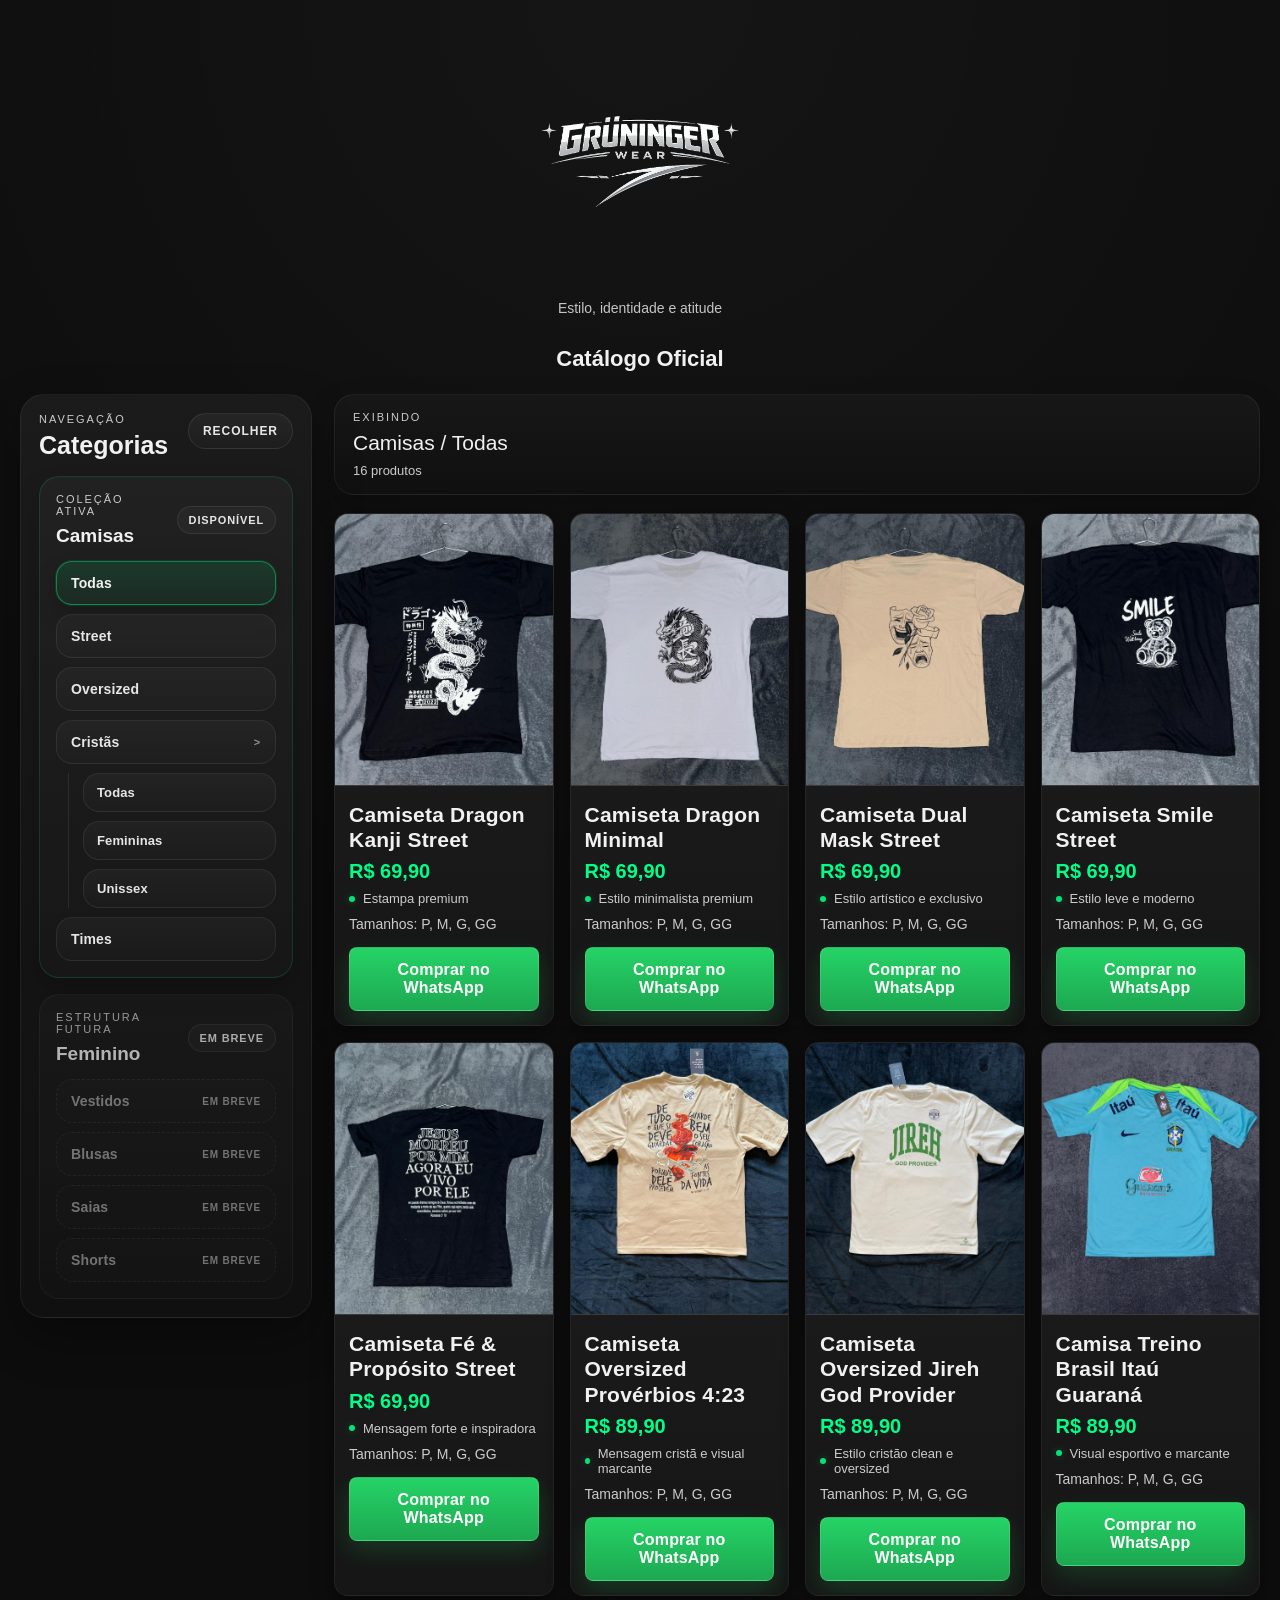
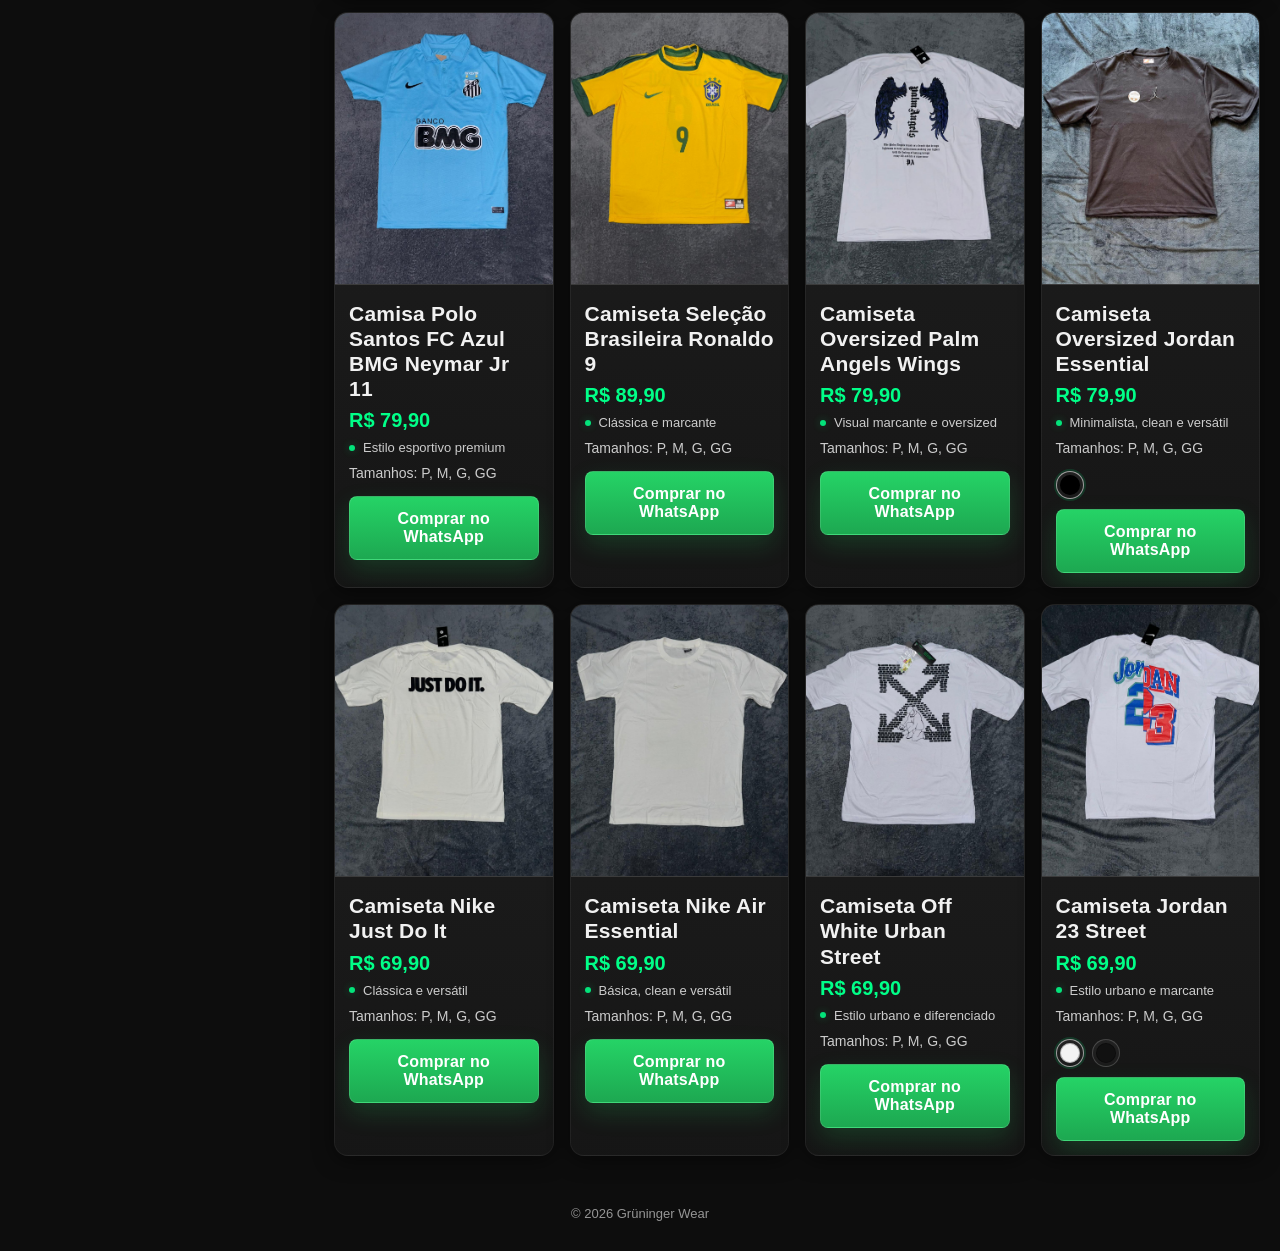
<file: index.html>
<!DOCTYPE html>
<html lang="pt-BR">
<head>
  <meta charset="UTF-8">
  <meta name="viewport" content="width=device-width, initial-scale=1.0">
  <meta name="description" content="Cat&aacute;logo oficial da Gr&uuml;ninger Wear.">
  <title>Cat&aacute;logo | Gr&uuml;ninger Wear</title>
  <link rel="icon" type="image/png" href="assets/logo/favicon.png">
  <link rel="shortcut icon" href="assets/logo/favicon.png" type="image/png">
  <link rel="apple-touch-icon" href="assets/logo/favicon.png">
  <link rel="stylesheet" href="assets/css/style.css">
  <script defer src="assets/js/catalogo-utils.js"></script>
  <script defer src="assets/js/script.js"></script>
</head>
<body>
  <header>
    <img src="assets/logo/logo.png" alt="Gr&uuml;ninger Wear Logo">
    <p>Estilo, identidade e atitude</p>
  </header>

  <main class="container container--catalogo">
    <section class="topo-loja">
      <h1>Cat&aacute;logo Oficial</h1>
    </section>

    <section class="catalogo-shell" id="catalogo-shell" aria-label="Cat&aacute;logo de produtos">
      <aside class="catalogo-sidebar" id="catalogo-sidebar" aria-label="Categorias do cat&aacute;logo">
        <button class="catalogo-sidebar-rail-button" id="sidebar-rail-button" type="button" aria-controls="catalogo-sidebar" aria-expanded="false" aria-label="Abrir categorias">
          <span class="catalogo-sidebar-rail-button-label">Categorias</span>
        </button>

        <div class="catalogo-sidebar-surface">
          <div class="catalogo-sidebar-header">
            <div class="catalogo-sidebar-heading">
              <p class="catalogo-sidebar-kicker">Navega&ccedil;&atilde;o</p>
              <h2>Categorias</h2>
            </div>

            <div class="catalogo-sidebar-actions">
              <button class="catalogo-sidebar-toggle" id="sidebar-collapse" type="button" aria-controls="catalogo-shell" aria-expanded="true">
                Recolher
              </button>
              <button class="catalogo-sidebar-close" id="sidebar-mobile-close" type="button" aria-controls="catalogo-sidebar" aria-expanded="false">
                Fechar
              </button>
            </div>
          </div>

          <nav class="catalogo-nav" id="catalogo-filtros" aria-label="Categorias e subcategorias">
            <section class="catalogo-nav-section is-section-active" data-category-root="camisas" aria-label="Camisas">
              <div class="catalogo-nav-section-header">
                <div>
                  <p class="catalogo-nav-section-kicker">Cole&ccedil;&atilde;o ativa</p>
                  <h3 class="catalogo-nav-section-title">Camisas</h3>
                </div>
                <span class="catalogo-nav-section-tag">Dispon&iacute;vel</span>
              </div>

              <div class="catalogo-nav-list">
                <button class="catalogo-nav-item is-active" type="button" data-filter-category="camisas" data-filter-label="Camisas / Todas" aria-current="true">
                  Todas
                </button>
                <button class="catalogo-nav-item" type="button" data-filter-category="camisas" data-filter-subcategory="street" data-filter-label="Camisas / Street" aria-current="false">
                  Street
                </button>
                <button class="catalogo-nav-item" type="button" data-filter-category="camisas" data-filter-subcategory="oversized" data-filter-label="Camisas / Oversized" aria-current="false">
                  Oversized
                </button>

                <div class="catalogo-nav-branch" data-subcategory-root="cristas">
                  <button class="catalogo-nav-item catalogo-nav-item--branch" type="button" data-filter-category="camisas" data-filter-subcategory="cristas" data-filter-label="Camisas / Crist&atilde;s" aria-current="false">
                    Crist&atilde;s
                  </button>

                  <div class="catalogo-nav-sublist" aria-label="Subcategorias Crist&atilde;s">
                    <button class="catalogo-nav-subitem" type="button" data-filter-category="camisas" data-filter-subcategory="cristas" data-filter-label="Camisas / Crist&atilde;s / Todas" aria-current="false">
                      Todas
                    </button>
                    <button class="catalogo-nav-subitem" type="button" data-filter-category="camisas" data-filter-subcategory="cristas" data-filter-genero="feminina" data-filter-label="Camisas / Crist&atilde;s / Femininas" aria-current="false">
                      Femininas
                    </button>
                    <button class="catalogo-nav-subitem" type="button" data-filter-category="camisas" data-filter-subcategory="cristas" data-filter-genero="unissex" data-filter-label="Camisas / Crist&atilde;s / Unissex" aria-current="false">
                      Unissex
                    </button>
                  </div>
                </div>

                <button class="catalogo-nav-item" type="button" data-filter-category="camisas" data-filter-subcategory="times" data-filter-label="Camisas / Times" aria-current="false">
                  Times
                </button>
              </div>
            </section>

            <section class="catalogo-nav-section catalogo-nav-section--future" data-category-root="feminino" aria-label="Feminino">
              <div class="catalogo-nav-section-header">
                <div>
                  <p class="catalogo-nav-section-kicker">Estrutura futura</p>
                  <h3 class="catalogo-nav-section-title">Feminino</h3>
                </div>
                <span class="catalogo-nav-section-tag">Em breve</span>
              </div>

              <div class="catalogo-nav-list">
                <div class="catalogo-nav-item catalogo-nav-item--disabled" aria-disabled="true">Vestidos</div>
                <div class="catalogo-nav-item catalogo-nav-item--disabled" aria-disabled="true">Blusas</div>
                <div class="catalogo-nav-item catalogo-nav-item--disabled" aria-disabled="true">Saias</div>
                <div class="catalogo-nav-item catalogo-nav-item--disabled" aria-disabled="true">Shorts</div>
              </div>
            </section>
          </nav>
        </div>
      </aside>

      <div class="catalogo-main">
        <div class="catalogo-toolbar">
          <button class="catalogo-mobile-trigger" id="sidebar-mobile-trigger" type="button" aria-controls="catalogo-sidebar" aria-expanded="false">
            Categorias
          </button>

          <div class="catalogo-active-panel" aria-live="polite">
            <p class="catalogo-active-kicker">Exibindo</p>
            <p class="catalogo-active-label" id="catalogo-active-label">Camisas / Todas</p>
            <p class="catalogo-active-count" id="catalogo-active-count">10 produtos</p>
          </div>
        </div>

        <section class="grid-produtos" id="grid-produtos" data-produtos-src="data/produtos.json" aria-live="polite">
          <article class="produto produto-linkavel" data-produto="fallback" data-category="camisas" data-subcategory="street">
            <a class="produto-card-link" href="produto.html?id=dragon-street" aria-label="Ver detalhes de Camiseta Dragon Kanji Street"></a>
            <div class="produto-media">
              <img
                class="produto-imagem produto-imagem--verso"
                src="assets/img/produtos/camisas/street/camisas-street-dragon-kanji-preta-frente.jpg"
                data-image-primary="assets/img/produtos/camisas/street/camisas-street-dragon-kanji-preta-frente.jpg"
                data-image-secondary="assets/img/produtos/camisas/street/camisas-street-dragon-kanji-preta-verso.jpg"
                alt="Camiseta Dragon Kanji Street preta"
                loading="eager"
              >
              <img
                class="produto-imagem produto-imagem--frente"
                src="assets/img/produtos/camisas/street/camisas-street-dragon-kanji-preta-verso.jpg"
                data-image-primary="assets/img/produtos/camisas/street/camisas-street-dragon-kanji-preta-verso.jpg"
                data-image-secondary="assets/img/produtos/camisas/street/camisas-street-dragon-kanji-preta-frente.jpg"
                alt=""
                loading="eager"
                aria-hidden="true"
              >
            </div>
            <div class="info">
              <h2>Camiseta Dragon Kanji Street</h2>
              <p class="preco">R$ 69,90</p>
              <p class="destaque-produto">Estampa premium</p>
              <div class="detalhes">Tamanhos: P, M, G, GG</div>
              <a class="botao" href="https://wa.me/5517988090379?text=Ol%C3%A1!%20Tenho%20interesse%20na%20pe%C3%A7a%20Camiseta%20Dragon%20Kanji%20Street%20na%20cor%20preta.%20Quais%20tamanhos%20est%C3%A3o%20dispon%C3%ADveis%3F" target="_blank" rel="noreferrer">
                Comprar no WhatsApp
              </a>
            </div>
          </article>

          <article class="produto produto-linkavel" data-produto="fallback" data-category="camisas" data-subcategory="street">
            <a class="produto-card-link" href="produto.html?id=dragon-minimal" aria-label="Ver detalhes de Camiseta Dragon Minimal"></a>
            <div class="produto-media">
              <img
                class="produto-imagem produto-imagem--verso"
                src="assets/img/produtos/camisas/street/camisas-street-dragon-minimal-branca-frente.jpg"
                data-image-primary="assets/img/produtos/camisas/street/camisas-street-dragon-minimal-branca-frente.jpg"
                data-image-secondary="assets/img/produtos/camisas/street/camisas-street-dragon-minimal-branca-verso.jpg"
                alt="Camiseta Dragon Minimal branca"
                loading="eager"
              >
              <img
                class="produto-imagem produto-imagem--frente"
                src="assets/img/produtos/camisas/street/camisas-street-dragon-minimal-branca-verso.jpg"
                data-image-primary="assets/img/produtos/camisas/street/camisas-street-dragon-minimal-branca-verso.jpg"
                data-image-secondary="assets/img/produtos/camisas/street/camisas-street-dragon-minimal-branca-frente.jpg"
                alt=""
                loading="eager"
                aria-hidden="true"
              >
            </div>
            <div class="info">
              <h2>Camiseta Dragon Minimal</h2>
              <p class="preco">R$ 69,90</p>
              <p class="destaque-produto">Estilo minimalista premium</p>
              <div class="detalhes">Tamanhos: P, M, G, GG</div>
              <a class="botao" href="https://wa.me/5517988090379?text=Ol%C3%A1!%20Tenho%20interesse%20na%20Camiseta%20Dragon%20Minimal.%20Quais%20tamanhos%20est%C3%A3o%20dispon%C3%ADveis%3F" target="_blank" rel="noreferrer">
                Comprar no WhatsApp
              </a>
            </div>
          </article>

          <article class="produto produto-linkavel" data-produto="fallback" data-category="camisas" data-subcategory="street">
            <a class="produto-card-link" href="produto.html?id=dual-mask-street" aria-label="Ver detalhes de Camiseta Dual Mask Street"></a>
            <div class="produto-media">
              <img
                class="produto-imagem produto-imagem--verso"
                src="assets/img/produtos/camisas/street/camisas-street-dual-mask-bege-frente.jpg"
                data-image-primary="assets/img/produtos/camisas/street/camisas-street-dual-mask-bege-frente.jpg"
                data-image-secondary="assets/img/produtos/camisas/street/camisas-street-dual-mask-bege-verso.jpg"
                alt="Camiseta Dual Mask Street bege"
                loading="eager"
              >
              <img
                class="produto-imagem produto-imagem--frente"
                src="assets/img/produtos/camisas/street/camisas-street-dual-mask-bege-verso.jpg"
                data-image-primary="assets/img/produtos/camisas/street/camisas-street-dual-mask-bege-verso.jpg"
                data-image-secondary="assets/img/produtos/camisas/street/camisas-street-dual-mask-bege-frente.jpg"
                alt=""
                loading="eager"
                aria-hidden="true"
              >
            </div>
            <div class="info">
              <h2>Camiseta Dual Mask Street</h2>
              <p class="preco">R$ 69,90</p>
              <p class="destaque-produto">Estilo art&iacute;stico e exclusivo</p>
              <div class="detalhes">Tamanhos: P, M, G, GG</div>
              <a class="botao" href="https://wa.me/5517988090379?text=Ol%C3%A1!%20Tenho%20interesse%20na%20Camiseta%20Dual%20Mask%20Street.%20Quais%20tamanhos%20est%C3%A3o%20dispon%C3%ADveis%3F" target="_blank" rel="noreferrer">
                Comprar no WhatsApp
              </a>
            </div>
          </article>

          <article class="produto produto-linkavel" data-produto="fallback" data-category="camisas" data-subcategory="street">
            <a class="produto-card-link" href="produto.html?id=smile-street" aria-label="Ver detalhes de Camiseta Smile Street"></a>
            <div class="produto-media">
              <img
                class="produto-imagem produto-imagem--verso"
                src="assets/img/produtos/camisas/street/camisas-street-smile-preta-frente.jpg"
                data-image-primary="assets/img/produtos/camisas/street/camisas-street-smile-preta-frente.jpg"
                data-image-secondary="assets/img/produtos/camisas/street/camisas-street-smile-preta-verso.jpg"
                alt="Camiseta Smile Street preta"
                loading="eager"
              >
              <img
                class="produto-imagem produto-imagem--frente"
                src="assets/img/produtos/camisas/street/camisas-street-smile-preta-verso.jpg"
                data-image-primary="assets/img/produtos/camisas/street/camisas-street-smile-preta-verso.jpg"
                data-image-secondary="assets/img/produtos/camisas/street/camisas-street-smile-preta-frente.jpg"
                alt=""
                loading="eager"
                aria-hidden="true"
              >
            </div>
            <div class="info">
              <h2>Camiseta Smile Street</h2>
              <p class="preco">R$ 69,90</p>
              <p class="destaque-produto">Estilo leve e moderno</p>
              <div class="detalhes">Tamanhos: P, M, G, GG</div>
              <a class="botao" href="https://wa.me/5517988090379?text=Ol%C3%A1!%20Tenho%20interesse%20na%20Camiseta%20Smile%20Street.%20Quais%20tamanhos%20est%C3%A3o%20dispon%C3%ADveis%3F" target="_blank" rel="noreferrer">
                Comprar no WhatsApp
              </a>
            </div>
          </article>

          <article class="produto produto-linkavel" data-produto="fallback" data-category="camisas" data-subcategory="street">
            <a class="produto-card-link" href="produto.html?id=camiseta-nike-just-do-it" aria-label="Ver detalhes de Camiseta Nike Just Do It"></a>
            <div class="produto-media">
              <img
                class="produto-imagem produto-imagem--verso"
                src="assets/img/produtos/camisas/street/camisas-street-nike-just-do-it-branca-frente.jpg"
                data-image-primary="assets/img/produtos/camisas/street/camisas-street-nike-just-do-it-branca-frente.jpg"
                data-image-secondary="assets/img/produtos/camisas/street/camisas-street-nike-just-do-it-branca-verso.jpg"
                alt="Camiseta Nike Just Do It branca frente"
                loading="lazy"
              >
              <img
                class="produto-imagem produto-imagem--frente"
                src="assets/img/produtos/camisas/street/camisas-street-nike-just-do-it-branca-verso.jpg"
                data-image-primary="assets/img/produtos/camisas/street/camisas-street-nike-just-do-it-branca-verso.jpg"
                data-image-secondary="assets/img/produtos/camisas/street/camisas-street-nike-just-do-it-branca-frente.jpg"
                alt=""
                loading="lazy"
                aria-hidden="true"
              >
            </div>
            <div class="info">
              <h2>Camiseta Nike Just Do It</h2>
              <p class="preco">R$ 69,90</p>
              <p class="destaque-produto">Clássica e versátil</p>
              <div class="detalhes">Tamanhos: P, M, G, GG</div>
              <a class="botao" href="https://wa.me/5517988090379?text=Ol%C3%A1!%20Tenho%20interesse%20na%20Camiseta%20Nike%20Just%20Do%20It.%20Quais%20tamanhos%20est%C3%A3o%20dispon%C3%ADveis%3F" target="_blank" rel="noreferrer">
                Comprar no WhatsApp
              </a>
            </div>
          </article>

          <article class="produto produto-linkavel" data-produto="fallback" data-category="camisas" data-subcategory="street">
            <a class="produto-card-link" href="produto.html?id=camiseta-nike-air-essential-street" aria-label="Ver detalhes de Camiseta Nike Air Essential"></a>
            <div class="produto-media">
              <img
                class="produto-imagem produto-imagem--verso"
                src="assets/img/produtos/camisas/street/camisas-street-nike-air-essential-branca-frente-produto.jpg"
                data-image-primary="assets/img/produtos/camisas/street/camisas-street-nike-air-essential-branca-frente-produto.jpg"
                data-image-secondary="assets/img/produtos/camisas/street/camisas-street-nike-air-essential-branca-costas-produto.jpg"
                alt="Camiseta Nike Air Essential branca frente"
                loading="lazy"
              >
              <img
                class="produto-imagem produto-imagem--frente"
                src="assets/img/produtos/camisas/street/camisas-street-nike-air-essential-branca-costas-produto.jpg"
                data-image-primary="assets/img/produtos/camisas/street/camisas-street-nike-air-essential-branca-costas-produto.jpg"
                data-image-secondary="assets/img/produtos/camisas/street/camisas-street-nike-air-essential-branca-frente-produto.jpg"
                alt=""
                loading="lazy"
                aria-hidden="true"
              >
            </div>
            <div class="info">
              <h2>Camiseta Nike Air Essential</h2>
              <p class="preco">R$ 69,90</p>
              <p class="destaque-produto">B&aacute;sica, clean e vers&aacute;til</p>
              <div class="detalhes">Tamanhos: P, M, G, GG</div>
              <a class="botao" href="https://wa.me/5517988090379?text=Ol%C3%A1!%20Tenho%20interesse%20na%20Camiseta%20Nike%20Air%20Essential.%20Quais%20tamanhos%20est%C3%A3o%20dispon%C3%ADveis%3F" target="_blank" rel="noreferrer">
                Comprar no WhatsApp
              </a>
            </div>
          </article>

          <article class="produto produto-linkavel" data-produto="fallback" data-category="camisas" data-subcategory="oversized">
            <a class="produto-card-link" href="produto.html?id=camiseta-oversized-palm-angels-wings" aria-label="Ver detalhes de Camiseta Oversized Palm Angels Wings"></a>
            <div class="produto-media">
              <img
                class="produto-imagem produto-imagem--verso"
                src="assets/img/produtos/camisas/oversized/camisas-oversized-palm-angels-wings-branca-frente.jpg"
                data-image-primary="assets/img/produtos/camisas/oversized/camisas-oversized-palm-angels-wings-branca-frente.jpg"
                data-image-secondary="assets/img/produtos/camisas/oversized/camisas-oversized-palm-angels-wings-branca-verso.jpg"
                alt="Camiseta Oversized Palm Angels Wings branca frente"
                loading="lazy"
              >
              <img
                class="produto-imagem produto-imagem--frente"
                src="assets/img/produtos/camisas/oversized/camisas-oversized-palm-angels-wings-branca-verso.jpg"
                data-image-primary="assets/img/produtos/camisas/oversized/camisas-oversized-palm-angels-wings-branca-verso.jpg"
                data-image-secondary="assets/img/produtos/camisas/oversized/camisas-oversized-palm-angels-wings-branca-frente.jpg"
                alt=""
                loading="lazy"
                aria-hidden="true"
              >
            </div>
            <div class="info">
              <h2>Camiseta Oversized Palm Angels Wings</h2>
              <p class="preco">R$ 79,90</p>
              <p class="destaque-produto">Visual marcante e oversized</p>
              <div class="detalhes">Tamanhos: P, M, G, GG</div>
              <a class="botao" href="https://wa.me/5517988090379?text=Ol%C3%A1!%20Tenho%20interesse%20na%20Camiseta%20Oversized%20Palm%20Angels%20Wings.%20Quais%20tamanhos%20est%C3%A3o%20dispon%C3%ADveis%3F" target="_blank" rel="noreferrer">
                Comprar no WhatsApp
              </a>
            </div>
          </article>

          <article class="produto produto-linkavel" data-produto="fallback" data-category="camisas" data-subcategory="oversized">
            <a class="produto-card-link" href="produto.html?id=camiseta-oversized-jordan-essential" aria-label="Ver detalhes de Camiseta Oversized Jordan Essential"></a>
            <div class="produto-media">
              <img
                class="produto-imagem produto-imagem--verso"
                src="assets/img/produtos/camisas/oversized/camisas-oversized-jordan-essential-preta-frente.jpg"
                data-image-primary="assets/img/produtos/camisas/oversized/camisas-oversized-jordan-essential-preta-frente.jpg"
                data-image-secondary="assets/img/produtos/camisas/oversized/camisas-oversized-jordan-essential-preta-verso.jpg"
                alt="Camiseta Oversized Jordan Essential preta frente"
                loading="lazy"
              >
              <img
                class="produto-imagem produto-imagem--frente"
                src="assets/img/produtos/camisas/oversized/camisas-oversized-jordan-essential-preta-verso.jpg"
                data-image-primary="assets/img/produtos/camisas/oversized/camisas-oversized-jordan-essential-preta-verso.jpg"
                data-image-secondary="assets/img/produtos/camisas/oversized/camisas-oversized-jordan-essential-preta-frente.jpg"
                alt=""
                loading="lazy"
                aria-hidden="true"
              >
            </div>
            <div class="info">
              <h2>Camiseta Oversized Jordan Essential</h2>
              <p class="preco">R$ 79,90</p>
              <p class="destaque-produto">Minimalista, clean e versátil</p>
              <div class="detalhes">Tamanhos: P, M, G, GG</div>
              <div class="produto-card-variacoes" role="group" aria-label="Cores disponiveis">
                <button
                  type="button"
                  class="produto-card-swatch is-active"
                  data-variacao-index="0"
                  title="Preta"
                  aria-label="Selecionar cor Preta"
                  aria-pressed="true"
                  style="--swatch-color: #000000"
                ></button>
              </div>
              <a class="botao" href="https://wa.me/5517988090379?text=Ol%C3%A1!%20Tenho%20interesse%20na%20Camiseta%20Oversized%20Jordan%20Essential.%20Quais%20tamanhos%20dispon%C3%ADveis%3F" target="_blank" rel="noreferrer">
                Comprar no WhatsApp
              </a>
            </div>
          </article>

          <article class="produto produto-linkavel" data-produto="fallback" data-category="camisas" data-subcategory="cristas" data-genero="unissex">
            <a class="produto-card-link" href="produto.html?id=fe-proposito-street" aria-label="Ver detalhes de Camiseta F&eacute; &amp; Prop&oacute;sito Street"></a>
            <div class="produto-media">
              <img
                class="produto-imagem produto-imagem--verso"
                src="assets/img/produtos/camisas/cristas/camisas-cristas-fe-proposito-preta-frente.jpg"
                data-image-primary="assets/img/produtos/camisas/cristas/camisas-cristas-fe-proposito-preta-frente.jpg"
                data-image-secondary="assets/img/produtos/camisas/cristas/camisas-cristas-fe-proposito-preta-verso.jpg"
                alt="Camiseta F&eacute; &amp; Prop&oacute;sito Street preta"
                loading="eager"
              >
              <img
                class="produto-imagem produto-imagem--frente"
                src="assets/img/produtos/camisas/cristas/camisas-cristas-fe-proposito-preta-verso.jpg"
                data-image-primary="assets/img/produtos/camisas/cristas/camisas-cristas-fe-proposito-preta-verso.jpg"
                data-image-secondary="assets/img/produtos/camisas/cristas/camisas-cristas-fe-proposito-preta-frente.jpg"
                alt=""
                loading="eager"
                aria-hidden="true"
              >
            </div>
            <div class="info">
              <h2>Camiseta F&eacute; &amp; Prop&oacute;sito Street</h2>
              <p class="preco">R$ 69,90</p>
              <p class="destaque-produto">Mensagem forte e inspiradora</p>
              <div class="detalhes">Tamanhos: P, M, G, GG</div>
              <a class="botao" href="https://wa.me/5517988090379?text=Ol%C3%A1!%20Tenho%20interesse%20na%20Camiseta%20F%C3%A9%20%26%20Prop%C3%B3sito%20Street.%20Quais%20tamanhos%20est%C3%A3o%20dispon%C3%ADveis%3F" target="_blank" rel="noreferrer">
                Comprar no WhatsApp
              </a>
            </div>
          </article>

          <article class="produto produto-linkavel" data-produto="fallback" data-category="camisas" data-subcategory="cristas" data-genero="unissex">
            <a class="produto-card-link" href="produto.html?id=camiseta-oversized-proverbios-4-23" aria-label="Ver detalhes de Camiseta Oversized Prov&eacute;rbios 4:23"></a>
            <div class="produto-media">
              <img
                class="produto-imagem produto-imagem--verso"
                src="assets/img/produtos/camisas/cristas/camisas-cristas-proverbios-4-23-areia-verso.jpg"
                data-image-primary="assets/img/produtos/camisas/cristas/camisas-cristas-proverbios-4-23-areia-verso.jpg"
                data-image-secondary="assets/img/produtos/camisas/cristas/camisas-cristas-proverbios-4-23-areia-frente.jpg"
                alt="Camiseta Oversized Prov&eacute;rbios 4:23 areia verso"
                loading="lazy"
              >
              <img
                class="produto-imagem produto-imagem--frente"
                src="assets/img/produtos/camisas/cristas/camisas-cristas-proverbios-4-23-areia-frente.jpg"
                data-image-primary="assets/img/produtos/camisas/cristas/camisas-cristas-proverbios-4-23-areia-frente.jpg"
                data-image-secondary="assets/img/produtos/camisas/cristas/camisas-cristas-proverbios-4-23-areia-verso.jpg"
                alt=""
                loading="lazy"
                aria-hidden="true"
              >
            </div>
            <div class="info">
              <h2>Camiseta Oversized Prov&eacute;rbios 4:23</h2>
              <p class="preco">R$ 89,90</p>
              <p class="destaque-produto">Mensagem crist&atilde; e visual marcante</p>
              <div class="detalhes">Tamanhos: P, M, G, GG</div>
              <a class="botao" href="https://wa.me/5517988090379?text=Ol%C3%A1!%20Tenho%20interesse%20na%20Camiseta%20Oversized%20Prov%C3%A9rbios%204%3A23.%20Quais%20tamanhos%20est%C3%A3o%20dispon%C3%ADveis%3F" target="_blank" rel="noreferrer">
                Comprar no WhatsApp
              </a>
            </div>
          </article>

          <article class="produto produto-linkavel" data-produto="fallback" data-category="camisas" data-subcategory="cristas" data-genero="unissex">
            <a class="produto-card-link" href="produto.html?id=camiseta-oversized-jireh-god-provider" aria-label="Ver detalhes de Camiseta Oversized Jireh God Provider"></a>
            <div class="produto-media">
              <img
                class="produto-imagem produto-imagem--verso"
                src="assets/img/produtos/camisas/cristas/camisas-cristas-jireh-god-provider-areia-frente.jpg"
                data-image-primary="assets/img/produtos/camisas/cristas/camisas-cristas-jireh-god-provider-areia-frente.jpg"
                data-image-secondary="assets/img/produtos/camisas/cristas/camisas-cristas-jireh-god-provider-areia-verso.jpg"
                alt="Camiseta Oversized Jireh God Provider areia frente"
                loading="lazy"
              >
              <img
                class="produto-imagem produto-imagem--frente"
                src="assets/img/produtos/camisas/cristas/camisas-cristas-jireh-god-provider-areia-verso.jpg"
                data-image-primary="assets/img/produtos/camisas/cristas/camisas-cristas-jireh-god-provider-areia-verso.jpg"
                data-image-secondary="assets/img/produtos/camisas/cristas/camisas-cristas-jireh-god-provider-areia-frente.jpg"
                alt=""
                loading="lazy"
                aria-hidden="true"
              >
            </div>
            <div class="info">
              <h2>Camiseta Oversized Jireh God Provider</h2>
              <p class="preco">R$ 89,90</p>
              <p class="destaque-produto">Estilo crist&atilde;o clean e oversized</p>
              <div class="detalhes">Tamanhos: P, M, G, GG</div>
              <a class="botao" href="https://wa.me/5517988090379?text=Ol%C3%A1!%20Tenho%20interesse%20na%20Camiseta%20Oversized%20Jireh%20God%20Provider.%20Quais%20tamanhos%20est%C3%A3o%20dispon%C3%ADveis%3F" target="_blank" rel="noreferrer">
                Comprar no WhatsApp
              </a>
            </div>
          </article>

          <article class="produto produto-linkavel" data-produto="fallback" data-category="camisas" data-subcategory="times">
            <a class="produto-card-link" href="produto.html?id=camisa-treino-brasil-itau-guarana" aria-label="Ver detalhes de Camisa Treino Brasil Ita&uacute; Guaran&aacute;"></a>
            <div class="produto-media">
              <img
                class="produto-imagem produto-imagem--verso"
                src="assets/img/produtos/camisas/times/camisas-times-brasil-itau-guarana-frente.jpg"
                data-image-primary="assets/img/produtos/camisas/times/camisas-times-brasil-itau-guarana-frente.jpg"
                data-image-secondary="assets/img/produtos/camisas/times/camisas-times-brasil-itau-guarana-verso.jpg"
                alt="Camisa Treino Brasil Ita&uacute; Guaran&aacute;"
                loading="lazy"
              >
              <img
                class="produto-imagem produto-imagem--frente"
                src="assets/img/produtos/camisas/times/camisas-times-brasil-itau-guarana-verso.jpg"
                data-image-primary="assets/img/produtos/camisas/times/camisas-times-brasil-itau-guarana-verso.jpg"
                data-image-secondary="assets/img/produtos/camisas/times/camisas-times-brasil-itau-guarana-frente.jpg"
                alt=""
                loading="lazy"
                aria-hidden="true"
              >
            </div>
            <div class="info">
              <h2>Camisa Treino Brasil Ita&uacute; Guaran&aacute;</h2>
              <p class="preco">R$ 89,90</p>
              <p class="destaque-produto">Visual esportivo e marcante</p>
              <div class="detalhes">Tamanhos: P, M, G, GG</div>
              <a class="botao" href="https://wa.me/5517988090379?text=Ol%C3%A1!%20Tenho%20interesse%20na%20Camisa%20Treino%20Brasil%20Ita%C3%BA%20Guaran%C3%A1.%20Quais%20tamanhos%20est%C3%A3o%20dispon%C3%ADveis%3F" target="_blank" rel="noreferrer">
                Comprar no WhatsApp
              </a>
            </div>
          </article>

          <article class="produto produto-linkavel" data-produto="fallback" data-category="camisas" data-subcategory="times">
            <a class="produto-card-link" href="produto.html?id=camisa-polo-santos-fc-azul-bmg-neymar-jr-11" aria-label="Ver detalhes de Camisa Polo Santos FC Azul BMG Neymar Jr 11"></a>
            <div class="produto-media">
              <img
                class="produto-imagem produto-imagem--verso"
                src="assets/img/produtos/camisas/times/camisas-times-santos-fc-azul-bmg-neymar-jr-11-frente.jpg"
                data-image-primary="assets/img/produtos/camisas/times/camisas-times-santos-fc-azul-bmg-neymar-jr-11-frente.jpg"
                data-image-secondary="assets/img/produtos/camisas/times/camisas-times-santos-fc-azul-bmg-neymar-jr-11-verso.jpg"
                alt="Camisa Polo Santos FC Azul BMG Neymar Jr 11 frente"
                loading="lazy"
              >
              <img
                class="produto-imagem produto-imagem--frente"
                src="assets/img/produtos/camisas/times/camisas-times-santos-fc-azul-bmg-neymar-jr-11-verso.jpg"
                data-image-primary="assets/img/produtos/camisas/times/camisas-times-santos-fc-azul-bmg-neymar-jr-11-verso.jpg"
                data-image-secondary="assets/img/produtos/camisas/times/camisas-times-santos-fc-azul-bmg-neymar-jr-11-frente.jpg"
                alt=""
                loading="lazy"
                aria-hidden="true"
              >
            </div>
            <div class="info">
              <h2>Camisa Polo Santos FC Azul BMG Neymar Jr 11</h2>
              <p class="preco">R$ 79,90</p>
              <p class="destaque-produto">Estilo esportivo premium</p>
              <div class="detalhes">Tamanhos: P, M, G, GG</div>
              <a class="botao" href="https://wa.me/5517988090379?text=Ol%C3%A1!%20Tenho%20interesse%20na%20Camisa%20Polo%20Santos%20FC%20Azul%20BMG%20Neymar%20Jr%2011.%20Quais%20tamanhos%20est%C3%A3o%20dispon%C3%ADveis%3F" target="_blank" rel="noreferrer">
                Comprar no WhatsApp
              </a>
            </div>
          </article>

          <article class="produto produto-linkavel" data-produto="fallback" data-category="camisas" data-subcategory="times">
            <a class="produto-card-link" href="produto.html?id=camiseta-selecao-brasileira-ronaldo-9" aria-label="Ver detalhes de Camiseta Sele&ccedil;&atilde;o Brasileira Ronaldo 9"></a>
            <div class="produto-media">
              <img
                class="produto-imagem produto-imagem--verso"
                src="assets/img/produtos/camisas/times/camisas-times-selecao-brasileira-ronaldo-9-frente.jpg"
                data-image-primary="assets/img/produtos/camisas/times/camisas-times-selecao-brasileira-ronaldo-9-frente.jpg"
                data-image-secondary="assets/img/produtos/camisas/times/camisas-times-selecao-brasileira-ronaldo-9-verso.jpg"
                alt="Camiseta Sele&ccedil;&atilde;o Brasileira Ronaldo 9 frente"
                loading="lazy"
              >
              <img
                class="produto-imagem produto-imagem--frente"
                src="assets/img/produtos/camisas/times/camisas-times-selecao-brasileira-ronaldo-9-verso.jpg"
                data-image-primary="assets/img/produtos/camisas/times/camisas-times-selecao-brasileira-ronaldo-9-verso.jpg"
                data-image-secondary="assets/img/produtos/camisas/times/camisas-times-selecao-brasileira-ronaldo-9-frente.jpg"
                alt=""
                loading="lazy"
                aria-hidden="true"
              >
            </div>
            <div class="info">
              <h2>Camiseta Sele&ccedil;&atilde;o Brasileira Ronaldo 9</h2>
              <p class="preco">R$ 89,90</p>
              <p class="destaque-produto">Cl&aacute;ssica e marcante</p>
              <div class="detalhes">Tamanhos: P, M, G, GG</div>
              <a class="botao" href="https://wa.me/5517988090379?text=Ol%C3%A1!%20Tenho%20interesse%20na%20Camiseta%20Sele%C3%A7%C3%A3o%20Brasileira%20Ronaldo%209.%20Quais%20tamanhos%20est%C3%A3o%20dispon%C3%ADveis%3F" target="_blank" rel="noreferrer">
                Comprar no WhatsApp
              </a>
            </div>
          </article>
        </section>

        <p class="produtos-vazio" id="produtos-vazio" hidden>Nenhum produto encontrado nesta categoria.</p>
      </div>
    </section>
  </main>

  <div class="catalogo-sidebar-backdrop" id="catalogo-sidebar-backdrop" hidden></div>

  <footer>
    <p>&copy; 2026 Gr&uuml;ninger Wear</p>
  </footer>
</body>
</html>
</file>
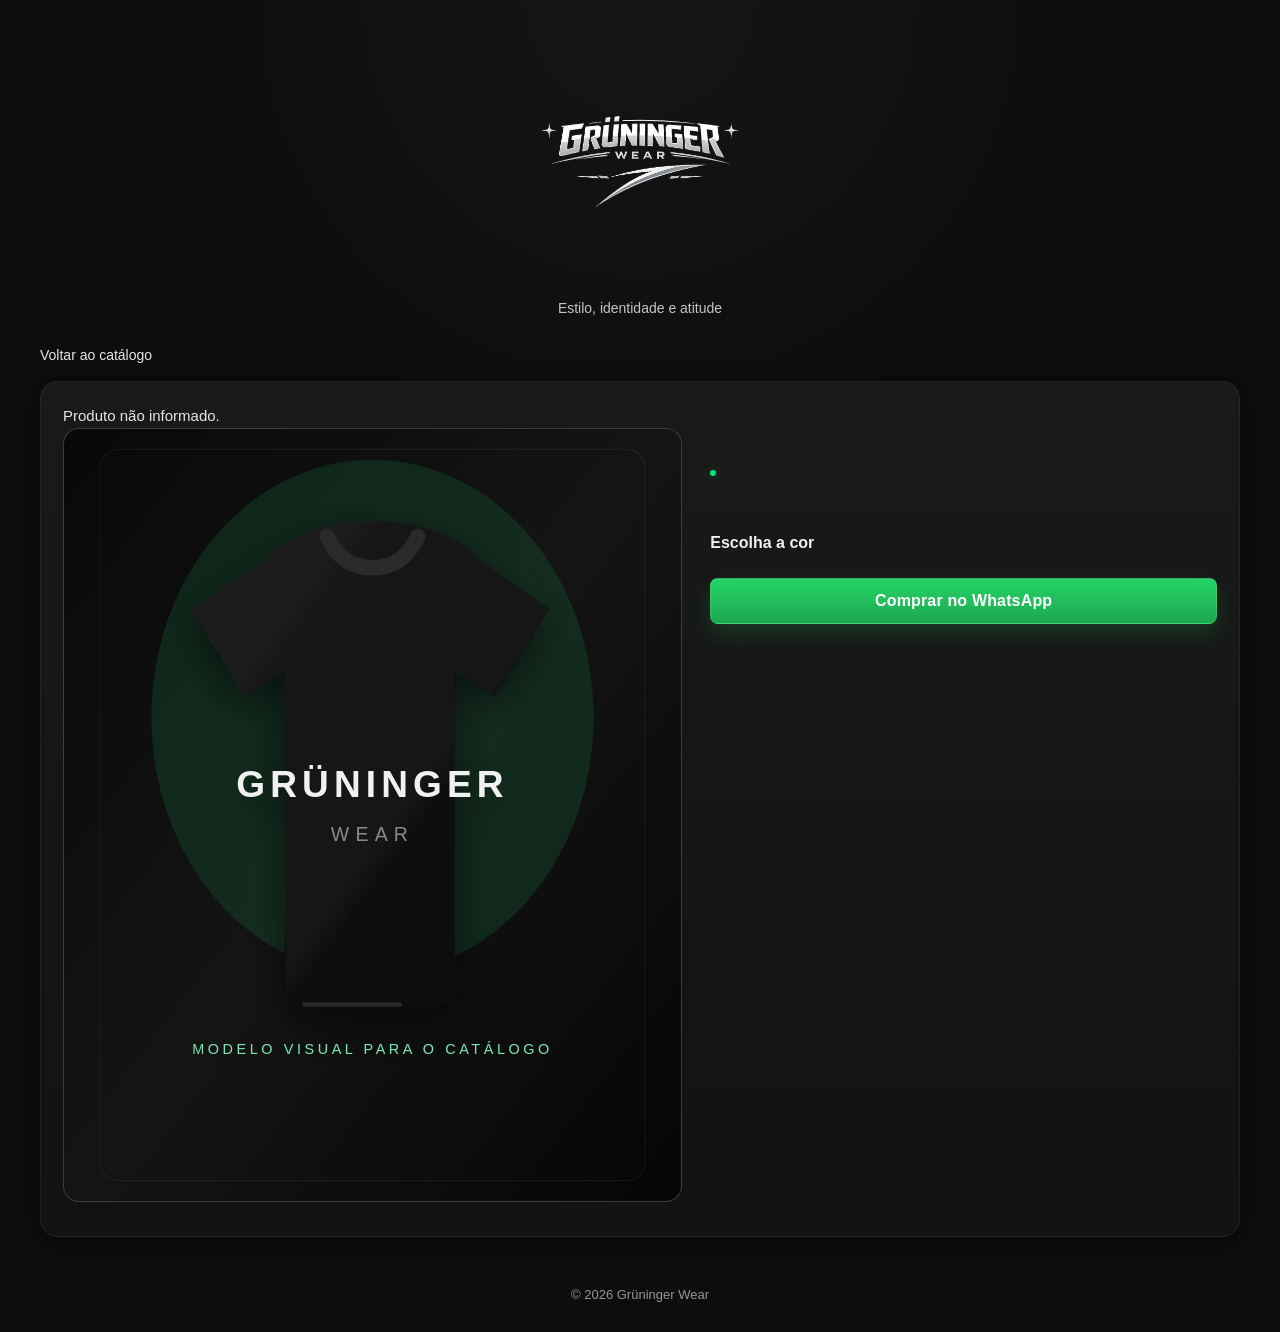
<file: produto.html>
<!DOCTYPE html>
<html lang="pt-BR">
<head>
  <meta charset="UTF-8">
  <meta name="viewport" content="width=device-width, initial-scale=1.0">
  <meta name="description" content="Detalhes do produto Grüninger Wear.">
  <title>Produto | Grüninger Wear</title>
  <link rel="icon" type="image/png" href="assets/logo/favicon.png">
  <link rel="shortcut icon" href="assets/logo/favicon.png" type="image/png">
  <link rel="apple-touch-icon" href="assets/logo/favicon.png">
  <link rel="stylesheet" href="assets/css/style.css">
  <script defer src="assets/js/catalogo-utils.js"></script>
  <script defer src="assets/js/produto.js"></script>
</head>
<body>
  <header>
    <img src="assets/logo/logo.png" alt="Grüninger Wear Logo">
    <p>Estilo, identidade e atitude</p>
  </header>

  <main class="container">
    <a class="voltar-catalogo" href="index.html">Voltar ao catálogo</a>

    <section class="produto-detalhe" id="produto-detalhe" data-produtos-src="data/produtos.json">
      <p class="produto-estado" id="produto-estado">Carregando produto...</p>

      <div class="produto-detalhe-grid" id="produto-conteudo" hidden>
        <div class="produto-galeria">
          <div class="produto-visual-principal">
            <img id="produto-imagem-principal" src="assets/img/produtos/camisetas/camiseta-modelo.svg" alt="">
          </div>
          <div class="produto-miniaturas" id="produto-miniaturas"></div>
        </div>

        <div class="produto-resumo">
          <p class="produto-categoria" id="produto-categoria"></p>
          <h1 class="produto-nome" id="produto-nome"></h1>
          <p class="preco" id="produto-preco"></p>
          <p class="destaque-produto" id="produto-destaque"></p>
          <p class="produto-descricao" id="produto-descricao"></p>
          <div class="detalhes" id="produto-detalhes"></div>
          <p class="produto-cor-atual" id="produto-cor-atual"></p>

          <section class="produto-variacoes" id="produto-variacoes" hidden>
            <h2>Escolha a cor</h2>
            <div class="produto-swatches" id="produto-swatches"></div>
          </section>

          <a class="botao" id="produto-whatsapp" href="#" target="_blank" rel="noreferrer">
            Comprar no WhatsApp
          </a>
        </div>
      </div>
    </section>
  </main>

  <footer>
    <p>&copy; 2026 Grüninger Wear</p>
  </footer>
</body>
</html>
</file>
<file: assets/css/style.css>
:root {
  --bg-main: #0d0d0d;
  --bg-card: #1a1a1a;
  --bg-media: #333333;
  --bg-panel: rgba(18, 18, 18, 0.96);
  --bg-panel-soft: rgba(24, 24, 24, 0.92);
  --text-main: #f1f1f1;
  --text-muted: #cccccc;
  --text-soft: #e6e6e6;
  --price: #00ff88;
  --whatsapp: #25d366;
  --whatsapp-dark: #1da851;
  --border-soft: rgba(255, 255, 255, 0.06);
  --border-strong: rgba(0, 255, 136, 0.3);
  --shadow: 0 4px 20px rgba(0, 0, 0, 0.5);
  --panel-shadow: 0 20px 48px rgba(0, 0, 0, 0.32);
  --sidebar-width: 292px;
  --sidebar-collapsed-width: 88px;
}

* {
  margin: 0;
  padding: 0;
  box-sizing: border-box;
}

body {
  font-family: Arial, Helvetica, sans-serif;
  background: radial-gradient(circle at top, rgba(255, 255, 255, 0.035), transparent 32%), var(--bg-main);
  color: var(--text-main);
}

body.is-mobile-sidebar-open {
  overflow: hidden;
}

header {
  text-align: center;
  padding: 30px 16px 10px;
}

header img {
  display: block;
  width: 260px;
  max-width: 90%;
  margin: 0 auto 10px;
}

header p {
  font-size: 14px;
  opacity: 0.8;
}

.container {
  max-width: 1240px;
  margin: 0 auto;
  padding: 20px;
}

.container--catalogo {
  max-width: 1420px;
}

.topo-loja {
  text-align: center;
  margin-bottom: 22px;
}

.topo-loja h1,
.topo-loja h2 {
  font-size: 22px;
  margin-bottom: 8px;
}

.catalogo-shell {
  display: grid;
  grid-template-columns: var(--sidebar-width) minmax(0, 1fr);
  gap: 22px;
  align-items: start;
}

.catalogo-shell.is-sidebar-collapsed {
  grid-template-columns: var(--sidebar-collapsed-width) minmax(0, 1fr);
}

.catalogo-shell:not(.is-ui-ready) .catalogo-sidebar-surface,
.catalogo-shell:not(.is-ui-ready) .catalogo-sidebar-rail-button,
.catalogo-shell:not(.is-ui-ready) .catalogo-sidebar-toggle,
.catalogo-shell:not(.is-ui-ready) .catalogo-sidebar-close,
.catalogo-shell:not(.is-ui-ready) .catalogo-mobile-trigger,
.catalogo-shell:not(.is-ui-ready) .catalogo-nav-item,
.catalogo-shell:not(.is-ui-ready) .catalogo-nav-subitem {
  transition: none !important;
}

.catalogo-sidebar {
  position: relative;
  min-width: 0;
}

.catalogo-sidebar-surface,
.catalogo-sidebar-rail-button {
  position: sticky;
  top: 20px;
}

.catalogo-sidebar-surface {
  padding: 18px;
  border-radius: 24px;
  border: 1px solid var(--border-soft);
  background:
    linear-gradient(180deg, rgba(28, 28, 28, 0.96) 0%, rgba(16, 16, 16, 0.98) 100%);
  box-shadow: var(--panel-shadow);
  -webkit-backdrop-filter: blur(18px);
  backdrop-filter: blur(18px);
  transition: opacity 0.28s ease, transform 0.28s ease, visibility 0.28s ease;
}

.catalogo-shell.is-sidebar-collapsed .catalogo-sidebar-surface {
  opacity: 0;
  visibility: hidden;
  pointer-events: none;
  transform: translateX(-14px);
}

.catalogo-sidebar-rail-button {
  display: none;
  width: 100%;
  min-height: 188px;
  padding: 18px 10px;
  border: 1px solid rgba(255, 255, 255, 0.09);
  border-radius: 22px;
  background:
    linear-gradient(180deg, rgba(22, 22, 22, 0.96) 0%, rgba(14, 14, 14, 0.98) 100%);
  color: var(--text-soft);
  box-shadow: var(--panel-shadow);
  cursor: pointer;
  font-size: 11px;
  font-weight: 700;
  letter-spacing: 0.2em;
  line-height: 1.35;
  text-transform: uppercase;
  white-space: nowrap;
  word-break: normal;
  overflow: hidden;
  transition: border-color 0.2s ease, transform 0.2s ease, color 0.2s ease;
}

.catalogo-shell.is-sidebar-collapsed .catalogo-sidebar-rail-button {
  display: flex;
  align-items: center;
  justify-content: center;
}

.catalogo-sidebar-rail-button-label {
  display: inline-block;
  transform: rotate(-90deg);
  transform-origin: center;
}

.catalogo-sidebar-rail-button:hover {
  transform: translateY(-1px);
  border-color: rgba(0, 255, 136, 0.24);
  color: var(--text-main);
}

.catalogo-sidebar-header {
  display: flex;
  align-items: flex-start;
  justify-content: space-between;
  gap: 14px;
  margin-bottom: 18px;
}

.catalogo-sidebar-heading h2 {
  font-size: 25px;
  line-height: 1;
}

.catalogo-sidebar-kicker,
.catalogo-nav-section-kicker,
.catalogo-active-kicker {
  margin-bottom: 8px;
  font-size: 11px;
  color: var(--text-muted);
  text-transform: uppercase;
  letter-spacing: 0.18em;
}

.catalogo-sidebar-actions {
  display: flex;
  align-items: center;
  gap: 8px;
}

.catalogo-sidebar-toggle,
.catalogo-sidebar-close,
.catalogo-mobile-trigger {
  appearance: none;
  border: 1px solid rgba(255, 255, 255, 0.08);
  border-radius: 999px;
  background: linear-gradient(180deg, rgba(255, 255, 255, 0.05) 0%, rgba(255, 255, 255, 0.015) 100%);
  color: var(--text-soft);
  padding: 10px 14px;
  font-size: 12px;
  font-weight: 700;
  letter-spacing: 0.08em;
  text-transform: uppercase;
  cursor: pointer;
  transition: transform 0.2s ease, border-color 0.2s ease, color 0.2s ease, box-shadow 0.2s ease;
}

.catalogo-sidebar-toggle:hover,
.catalogo-sidebar-close:hover,
.catalogo-mobile-trigger:hover {
  transform: translateY(-1px);
  border-color: rgba(0, 255, 136, 0.24);
  color: var(--text-main);
  box-shadow: 0 10px 22px rgba(0, 0, 0, 0.16);
}

.catalogo-sidebar-close,
.catalogo-mobile-trigger {
  display: none;
}

.catalogo-nav {
  display: flex;
  flex-direction: column;
  gap: 16px;
}

.catalogo-nav-section {
  padding: 16px;
  border-radius: 20px;
  border: 1px solid rgba(255, 255, 255, 0.05);
  background: linear-gradient(180deg, rgba(255, 255, 255, 0.03) 0%, rgba(255, 255, 255, 0.015) 100%);
  transition: border-color 0.2s ease, box-shadow 0.2s ease, background 0.2s ease;
}

.catalogo-nav-section.is-section-active {
  border-color: rgba(0, 255, 136, 0.14);
  box-shadow: inset 0 1px 0 rgba(255, 255, 255, 0.02), 0 12px 26px rgba(0, 0, 0, 0.18);
}

.catalogo-nav-section--future {
  opacity: 0.72;
}

.catalogo-nav-section-header {
  display: flex;
  align-items: center;
  justify-content: space-between;
  gap: 12px;
  margin-bottom: 14px;
}

.catalogo-nav-section-title {
  font-size: 19px;
}

.catalogo-nav-section-tag {
  display: inline-flex;
  align-items: center;
  justify-content: center;
  padding: 7px 11px;
  border-radius: 999px;
  border: 1px solid rgba(255, 255, 255, 0.08);
  background: rgba(255, 255, 255, 0.03);
  color: var(--text-soft);
  font-size: 11px;
  font-weight: 700;
  letter-spacing: 0.08em;
  text-transform: uppercase;
  white-space: nowrap;
}

.catalogo-nav-list,
.catalogo-nav-branch,
.catalogo-nav-sublist {
  display: flex;
  flex-direction: column;
  gap: 9px;
}

.catalogo-nav-item,
.catalogo-nav-subitem {
  appearance: none;
  width: 100%;
  border: 1px solid rgba(255, 255, 255, 0.07);
  border-radius: 16px;
  background:
    linear-gradient(180deg, rgba(255, 255, 255, 0.035) 0%, rgba(255, 255, 255, 0.015) 100%);
  color: var(--text-soft);
  padding: 13px 14px;
  text-align: left;
  font-size: 14px;
  font-weight: 600;
  letter-spacing: 0.01em;
  cursor: pointer;
  transition:
    transform 0.2s ease,
    border-color 0.2s ease,
    background 0.2s ease,
    color 0.2s ease,
    box-shadow 0.2s ease;
}

.catalogo-nav-item--branch {
  display: flex;
  align-items: center;
  justify-content: space-between;
}

.catalogo-nav-item--branch::after {
  content: ">";
  color: rgba(255, 255, 255, 0.5);
  font-size: 11px;
  font-weight: 700;
  letter-spacing: 0.08em;
}

.catalogo-nav-sublist {
  margin-left: 12px;
  padding-left: 14px;
  border-left: 1px solid rgba(255, 255, 255, 0.08);
}

.catalogo-nav-subitem {
  font-size: 13px;
  padding: 11px 13px;
}

.catalogo-nav-item:hover,
.catalogo-nav-subitem:hover {
  transform: translateX(3px);
  border-color: rgba(0, 255, 136, 0.2);
  background: linear-gradient(180deg, rgba(0, 255, 136, 0.08) 0%, rgba(255, 255, 255, 0.03) 100%);
  color: var(--text-main);
}

.catalogo-nav-item.is-active,
.catalogo-nav-subitem.is-active {
  border-color: rgba(0, 255, 136, 0.4);
  background: linear-gradient(180deg, rgba(0, 255, 136, 0.12) 0%, rgba(0, 255, 136, 0.05) 100%);
  color: var(--text-main);
  box-shadow: 0 0 0 1px rgba(0, 255, 136, 0.1), 0 12px 24px rgba(0, 0, 0, 0.16);
}

.catalogo-nav-item.is-branch-active,
.catalogo-nav-branch.is-branch-current .catalogo-nav-sublist {
  border-color: rgba(0, 255, 136, 0.2);
}

.catalogo-nav-item.is-branch-active {
  background: linear-gradient(180deg, rgba(0, 255, 136, 0.08) 0%, rgba(255, 255, 255, 0.025) 100%);
  color: var(--text-main);
}

.catalogo-nav-item--disabled {
  display: flex;
  align-items: center;
  justify-content: space-between;
  padding: 13px 14px;
  border-radius: 16px;
  border: 1px dashed rgba(255, 255, 255, 0.08);
  background: rgba(255, 255, 255, 0.012);
  color: rgba(255, 255, 255, 0.56);
  font-size: 14px;
  font-weight: 600;
}

.catalogo-nav-item--disabled::after {
  content: "Em breve";
  font-size: 10px;
  letter-spacing: 0.08em;
  text-transform: uppercase;
}

.catalogo-main {
  min-width: 0;
}

.catalogo-toolbar {
  display: flex;
  align-items: stretch;
  gap: 14px;
  margin-bottom: 18px;
}

.catalogo-active-panel {
  flex: 1;
  min-width: 0;
  padding: 16px 18px;
  border-radius: 20px;
  border: 1px solid var(--border-soft);
  background:
    linear-gradient(180deg, rgba(24, 24, 24, 0.96) 0%, rgba(16, 16, 16, 0.98) 100%);
  box-shadow: 0 14px 32px rgba(0, 0, 0, 0.2);
}

.catalogo-active-label {
  font-size: 21px;
  line-height: 1.15;
}

.catalogo-active-count {
  margin-top: 8px;
  color: var(--text-muted);
  font-size: 13px;
}

.grid-produtos {
  display: grid;
  grid-template-columns: repeat(4, minmax(0, 1fr));
  gap: 16px;
  align-items: stretch;
}

.produtos-vazio {
  margin-top: 18px;
  padding: 18px 20px;
  border-radius: 18px;
  border: 1px solid rgba(255, 255, 255, 0.05);
  background: linear-gradient(180deg, rgba(24, 24, 24, 0.94) 0%, rgba(16, 16, 16, 0.96) 100%);
  text-align: center;
  color: var(--text-soft);
  font-size: 14px;
  line-height: 1.6;
}

.produto {
  position: relative;
  display: flex;
  flex-direction: column;
  height: 100%;
  background: linear-gradient(180deg, rgba(31, 31, 31, 0.98) 0%, rgba(22, 22, 22, 0.98) 100%);
  border-radius: 14px;
  overflow: hidden;
  border: 1px solid rgba(255, 255, 255, 0.05);
  box-shadow: var(--shadow);
  transition: transform 0.2s ease, box-shadow 0.2s ease;
}

.produto-linkavel {
  cursor: pointer;
}

.grid-produtos > .produto.is-hidden-by-filter {
  display: none !important;
}

.produto-card-link {
  position: absolute;
  inset: 0;
  z-index: 1;
  border-radius: inherit;
}

.produto-card-link:focus-visible,
.catalogo-sidebar-toggle:focus-visible,
.catalogo-sidebar-close:focus-visible,
.catalogo-mobile-trigger:focus-visible,
.catalogo-sidebar-rail-button:focus-visible,
.catalogo-nav-item:focus-visible,
.catalogo-nav-subitem:focus-visible {
  outline: 2px solid rgba(0, 255, 136, 0.45);
  outline-offset: 4px;
}

.produto:hover {
  transform: scale(1.03);
  box-shadow: 0 12px 32px rgba(0, 0, 0, 0.45);
}

.produto-media {
  position: relative;
  height: auto;
  aspect-ratio: 4 / 5;
  overflow: hidden;
  background: var(--bg-media);
  border-bottom: 1px solid rgba(255, 255, 255, 0.04);
}

.produto-imagem {
  display: block;
  width: 100%;
  height: 100%;
  object-fit: cover;
  object-position: center;
  background: var(--bg-media);
}

.produto-media .produto-imagem {
  position: absolute;
  inset: 0;
  transition: opacity 0.3s ease, transform 0.3s ease;
}

.produto-imagem--verso {
  opacity: 1;
}

.produto-imagem--frente {
  opacity: 0;
}

@media (hover: hover) {
  .produto-linkavel:hover .produto-imagem--verso,
  .produto-linkavel:focus-within .produto-imagem--verso {
    opacity: 0;
    transform: scale(1.01);
  }

  .produto-linkavel:hover .produto-imagem--frente,
  .produto-linkavel:focus-within .produto-imagem--frente {
    opacity: 1;
    transform: scale(1.015);
  }
}

.info {
  position: relative;
  display: flex;
  flex: 1;
  flex-direction: column;
  gap: 8px;
  padding: 16px 14px 14px;
  z-index: 2;
}

.info h2,
.info h3 {
  font-size: 21px;
  line-height: 1.2;
  margin-bottom: 0;
  letter-spacing: 0.01em;
}

.preco {
  font-size: 20px;
  font-weight: bold;
  color: var(--price);
  margin-bottom: 0;
}

.destaque-produto {
  display: inline-flex;
  align-items: center;
  gap: 8px;
  font-size: 13px;
  color: var(--text-soft);
  opacity: 0.88;
}

.destaque-produto::before {
  content: "";
  width: 6px;
  height: 6px;
  border-radius: 50%;
  background: var(--price);
  box-shadow: 0 0 10px rgba(0, 255, 136, 0.35);
}

.detalhes {
  font-size: 14px;
  color: var(--text-muted);
  line-height: 1.5;
  margin-bottom: 2px;
}

.produto-card-variacoes {
  position: relative;
  z-index: 3;
  display: flex;
  flex-wrap: wrap;
  gap: 8px;
  margin-top: 2px;
}

.produto-card-swatch {
  appearance: none;
  width: 28px;
  height: 28px;
  padding: 3px;
  border-radius: 999px;
  border: 1px solid rgba(255, 255, 255, 0.18);
  background: linear-gradient(180deg, rgba(255, 255, 255, 0.05) 0%, rgba(255, 255, 255, 0.02) 100%);
  cursor: pointer;
  transition: border-color 0.2s ease, transform 0.2s ease, box-shadow 0.2s ease;
}

.produto-card-swatch::before {
  content: "";
  display: block;
  width: 100%;
  height: 100%;
  border-radius: inherit;
  background: var(--swatch-color, #666666);
  box-shadow: inset 0 0 0 1px rgba(0, 0, 0, 0.26);
}

.produto-card-swatch:hover {
  transform: translateY(-1px);
}

.produto-card-swatch.is-active {
  border-color: rgba(255, 255, 255, 0.56);
  box-shadow: 0 0 0 2px rgba(0, 255, 136, 0.14);
}

.produto-card-swatch:focus-visible {
  outline: 2px solid rgba(0, 255, 136, 0.4);
  outline-offset: 2px;
}

.botao {
  display: inline-block;
  width: 100%;
  text-align: center;
  margin-top: 2px;
  position: relative;
  z-index: 3;
  background: linear-gradient(180deg, var(--whatsapp) 0%, var(--whatsapp-dark) 100%);
  color: #ffffff;
  padding: 13px 14px;
  border-radius: 8px;
  border: 1px solid rgba(255, 255, 255, 0.12);
  box-shadow: 0 10px 24px rgba(37, 211, 102, 0.18);
  text-decoration: none;
  font-weight: bold;
  letter-spacing: 0.01em;
  transition: transform 0.2s ease, filter 0.2s ease, box-shadow 0.2s ease;
}

.botao:hover {
  transform: translateY(-1px);
  filter: brightness(1.04);
  box-shadow: 0 12px 26px rgba(37, 211, 102, 0.24);
}

.voltar-catalogo {
  display: inline-flex;
  align-items: center;
  gap: 8px;
  margin-bottom: 18px;
  color: var(--text-soft);
  text-decoration: none;
  font-size: 14px;
}

.voltar-catalogo:hover {
  color: var(--text-main);
}

.produto-detalhe {
  background: linear-gradient(180deg, rgba(26, 26, 26, 0.98) 0%, rgba(18, 18, 18, 0.98) 100%);
  border: 1px solid rgba(255, 255, 255, 0.06);
  border-radius: 18px;
  box-shadow: var(--shadow);
  padding: 22px;
}

.produto-detalhe-grid {
  display: grid;
  grid-template-columns: minmax(0, 1.1fr) minmax(320px, 0.9fr);
  gap: 28px;
}

.produto-visual-principal {
  position: relative;
  overflow: hidden;
  border-radius: 16px;
  background: var(--bg-media);
  border: 1px solid rgba(255, 255, 255, 0.05);
  aspect-ratio: 4 / 5;
}

.produto-visual-principal img {
  display: block;
  width: 100%;
  height: 100%;
  object-fit: cover;
  object-position: center;
}

.produto-miniaturas {
  display: grid;
  grid-template-columns: repeat(2, minmax(0, 1fr));
  gap: 12px;
  margin-top: 12px;
}

.produto-miniatura {
  appearance: none;
  background: rgba(255, 255, 255, 0.02);
  border: 1px solid rgba(255, 255, 255, 0.08);
  border-radius: 14px;
  color: var(--text-main);
  padding: 8px;
  cursor: pointer;
  text-align: left;
  transition: border-color 0.2s ease, transform 0.2s ease, box-shadow 0.2s ease;
}

.produto-miniatura:hover {
  transform: translateY(-1px);
}

.produto-miniatura img {
  display: block;
  width: 100%;
  aspect-ratio: 4 / 5;
  object-fit: cover;
  object-position: center;
  border-radius: 10px;
  margin-bottom: 8px;
  background: var(--bg-media);
}

.produto-miniatura span {
  display: block;
  font-size: 13px;
  color: var(--text-soft);
}

.produto-miniatura.is-active {
  border-color: rgba(0, 255, 136, 0.45);
  box-shadow: 0 0 0 1px rgba(0, 255, 136, 0.22);
}

.produto-resumo {
  display: flex;
  flex-direction: column;
  gap: 14px;
}

.produto-categoria {
  font-size: 12px;
  text-transform: uppercase;
  letter-spacing: 0.14em;
  color: var(--text-muted);
}

.produto-nome {
  font-size: clamp(28px, 4vw, 40px);
  line-height: 1.08;
}

.produto-resumo .preco {
  font-size: 28px;
}

.produto-descricao {
  font-size: 15px;
  line-height: 1.7;
  color: var(--text-soft);
}

.produto-cor-atual {
  font-size: 14px;
  color: var(--text-soft);
}

.produto-variacoes {
  display: flex;
  flex-direction: column;
  gap: 10px;
}

.produto-variacoes h2 {
  font-size: 16px;
  font-weight: bold;
}

.produto-swatches {
  display: flex;
  flex-wrap: wrap;
  gap: 10px;
}

.produto-swatch {
  appearance: none;
  width: 36px;
  height: 36px;
  padding: 4px;
  border-radius: 999px;
  border: 1px solid rgba(255, 255, 255, 0.18);
  background: transparent;
  cursor: pointer;
  transition: border-color 0.2s ease, transform 0.2s ease, box-shadow 0.2s ease;
}

.produto-swatch::before {
  content: "";
  display: block;
  width: 100%;
  height: 100%;
  border-radius: inherit;
  background: var(--swatch-color, #666666);
}

.produto-swatch:hover {
  transform: translateY(-1px);
}

.produto-swatch.is-active {
  border-color: rgba(255, 255, 255, 0.55);
  box-shadow: 0 0 0 2px rgba(0, 255, 136, 0.16);
}

.produto-estado {
  font-size: 15px;
  color: var(--text-soft);
  line-height: 1.6;
}

.catalogo-sidebar-backdrop {
  position: fixed;
  inset: 0;
  z-index: 24;
  background: rgba(0, 0, 0, 0.62);
  -webkit-backdrop-filter: blur(6px);
  backdrop-filter: blur(6px);
}

footer {
  text-align: center;
  padding: 30px 10px;
  font-size: 13px;
  opacity: 0.6;
}

@media (max-width: 900px) {
  .catalogo-shell {
    display: block;
  }

  .catalogo-shell.is-sidebar-collapsed {
    grid-template-columns: none;
  }

  .catalogo-sidebar {
    position: fixed;
    inset: 0 auto 0 0;
    width: min(88vw, 360px);
    z-index: 30;
    pointer-events: none;
    visibility: hidden;
  }

  .catalogo-sidebar-surface {
    position: absolute;
    inset: 0;
    top: 0;
    border-radius: 0 24px 24px 0;
    padding: 22px 18px 18px;
    transform: translateX(-104%);
    opacity: 0;
    visibility: hidden;
    pointer-events: auto;
    overflow-y: auto;
  }

  .catalogo-shell.is-mobile-sidebar-open .catalogo-sidebar {
    pointer-events: auto;
    visibility: visible;
  }

  .catalogo-shell.is-mobile-sidebar-open .catalogo-sidebar-surface {
    transform: translateX(0);
    opacity: 1;
    visibility: visible;
  }

  .catalogo-sidebar-rail-button,
  .catalogo-sidebar-toggle {
    display: none !important;
  }

  .catalogo-sidebar-close,
  .catalogo-mobile-trigger {
    display: inline-flex;
    align-items: center;
    justify-content: center;
  }

  .catalogo-toolbar {
    position: sticky;
    top: 12px;
    z-index: 12;
    align-items: center;
    padding: 10px;
    border-radius: 22px;
    background: rgba(13, 13, 13, 0.84);
    -webkit-backdrop-filter: blur(12px);
    backdrop-filter: blur(12px);
  }

  .catalogo-active-panel {
    padding: 14px 16px;
  }

  .catalogo-active-label {
    font-size: 19px;
  }

  .grid-produtos {
    grid-template-columns: repeat(2, minmax(0, 1fr));
    gap: 12px;
  }

  .produto-detalhe-grid {
    grid-template-columns: 1fr;
  }

  .produto-resumo .preco {
    font-size: 24px;
  }
}

@media (max-width: 640px) {
  header {
    padding-top: 24px;
  }

  .container {
    padding: 16px;
  }

  .catalogo-toolbar {
    flex-direction: column;
    align-items: stretch;
    gap: 10px;
    top: 10px;
  }

  .catalogo-mobile-trigger {
    width: 100%;
  }

  .catalogo-active-panel {
    width: 100%;
  }

  .catalogo-sidebar {
    width: min(92vw, 340px);
  }

  .catalogo-nav-section {
    padding: 14px;
  }

  .catalogo-nav-section-header {
    align-items: flex-start;
    flex-direction: column;
  }

  .info {
    gap: 8px;
    padding: 14px 12px 12px;
  }

  .info h2,
  .info h3 {
    font-size: 19px;
  }

  .botao {
    margin-top: 2px;
    padding: 12px 14px;
    font-size: 15px;
  }

  .produto-detalhe {
    padding: 16px;
  }

  .produto-miniaturas {
    gap: 10px;
  }

  .produto-nome {
    font-size: 28px;
  }
}
</file>
